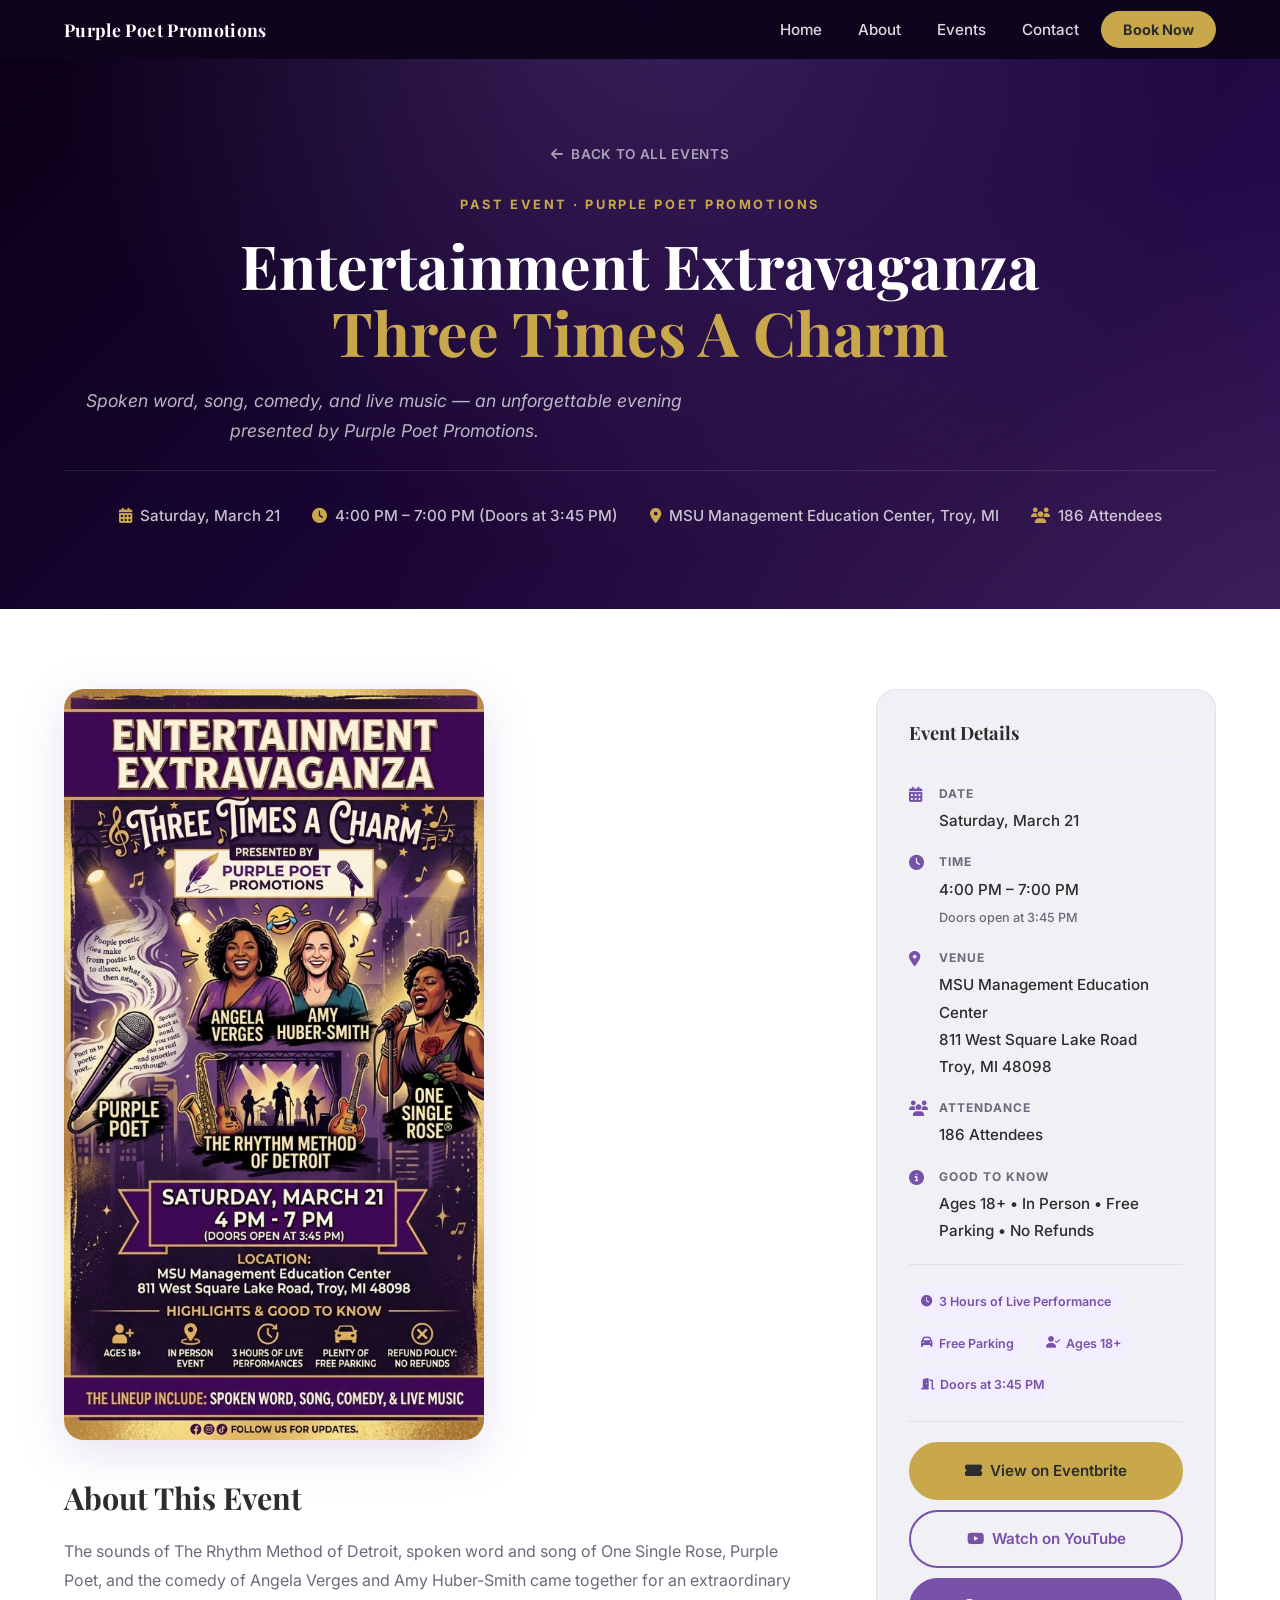
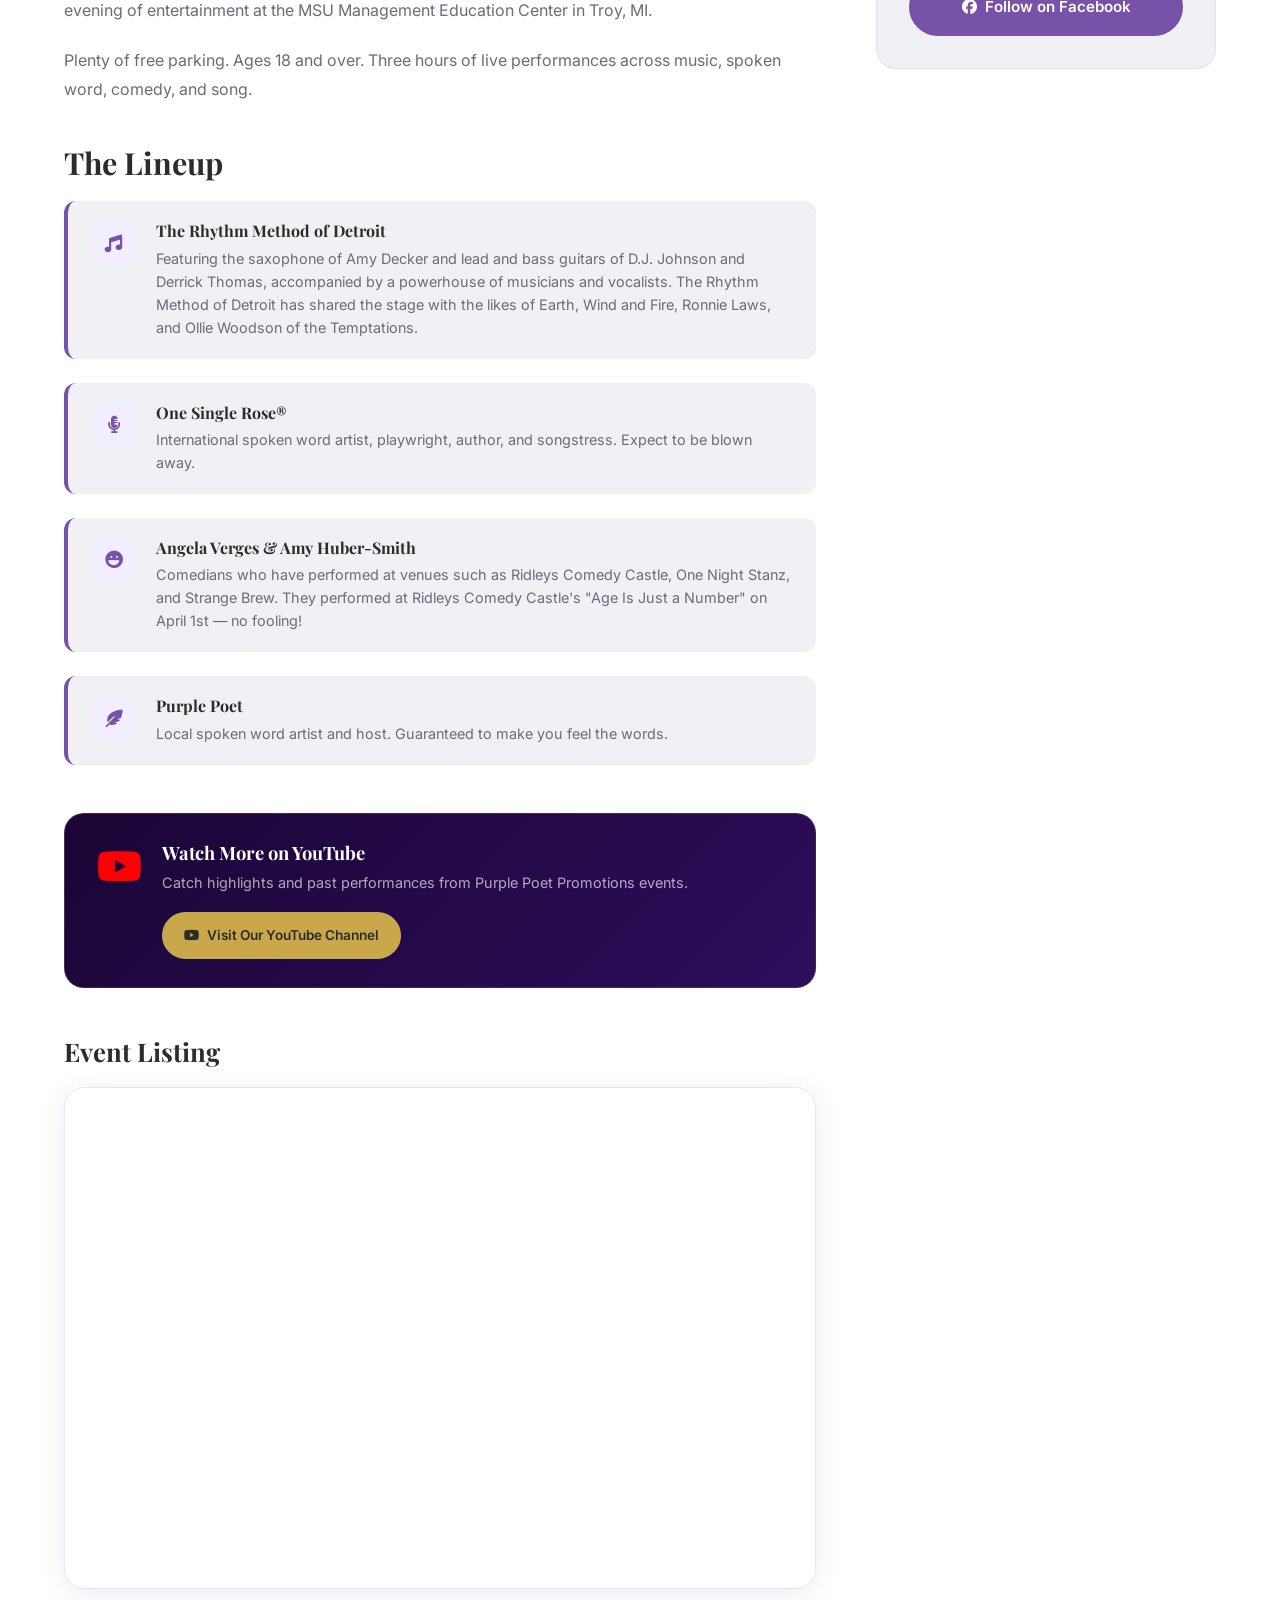
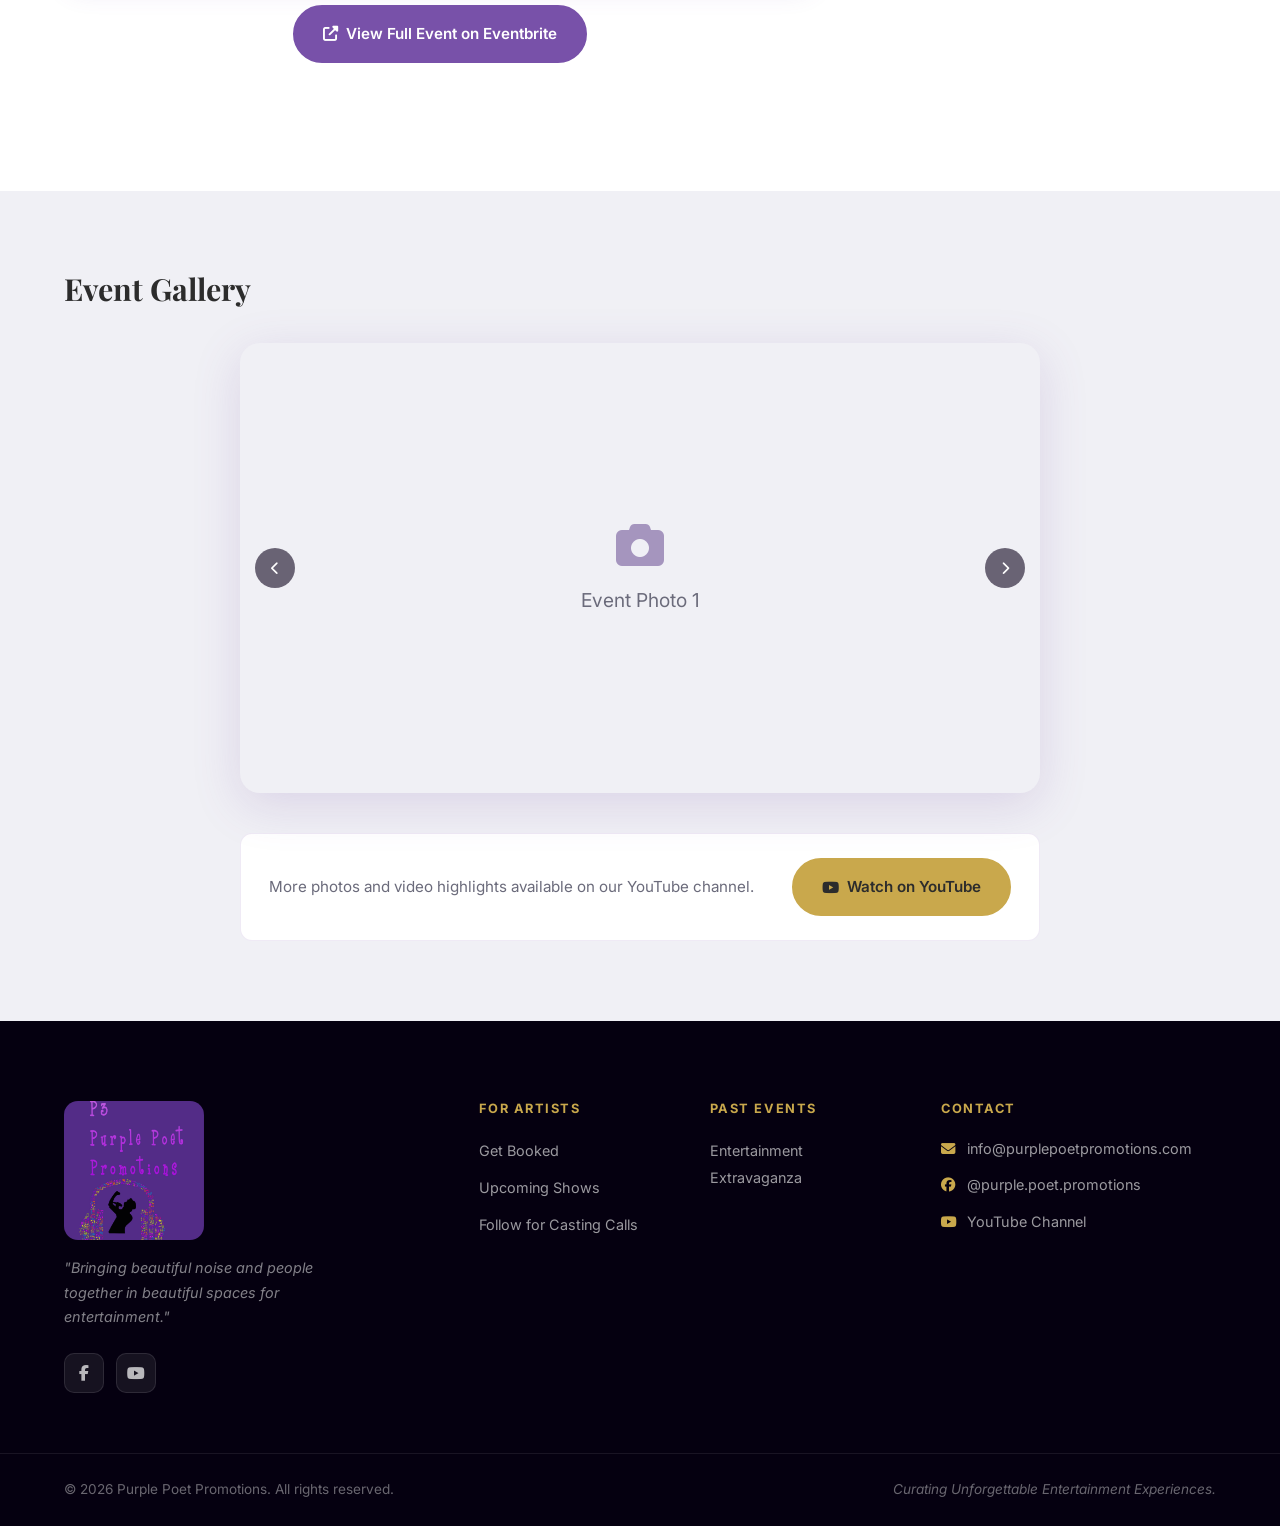
<file: events/entertainment-extravaganza.html>
<!DOCTYPE html>
<html lang="en">
<head>
  <meta charset="UTF-8" />
  <meta name="viewport" content="width=device-width, initial-scale=1.0" />
  <title>Entertainment Extravaganza: Three Times A Charm | Purple Poet Promotions</title>
  <meta name="description" content="Entertainment Extravaganza: Three Times A Charm — Saturday March 21, 4–7 PM at MSU Management Education Center, Troy MI. Presented by Purple Poet Promotions." />
  <link href="https://fonts.googleapis.com/css2?family=Playfair+Display:wght@400;700;900&family=Inter:wght@300;400;500;600;700&display=swap" rel="stylesheet" />
  <link rel="stylesheet" href="https://cdn.jsdelivr.net/npm/@fortawesome/fontawesome-free@6.4.0/css/all.min.css" />
  <link rel="stylesheet" href="../style.css" />
  <link rel="stylesheet" href="../event-page.css" />
</head>
<body>

  <!-- NAVBAR -->
  <nav class="navbar" id="navbar">
    <div class="nav-container">
      <a href="../index.html" class="nav-logo">
        <span class="nav-logo-text">Purple Poet Promotions</span>
      </a>
      <button class="hamburger" id="hamburger" aria-label="Toggle navigation">
        <span></span><span></span><span></span>
      </button>
      <ul class="nav-links" id="nav-links">
        <li><a href="../index.html#home" class="nav-link">Home</a></li>
        <li><a href="../index.html#about" class="nav-link">About</a></li>
        <li><a href="../index.html#events" class="nav-link">Events</a></li>
        <li><a href="../index.html#contact" class="nav-link">Contact</a></li>
        <li><a href="../index.html#contact" class="nav-cta-btn">Book Now</a></li>
      </ul>
    </div>
  </nav>

  <!-- HERO -->
  <section class="event-detail-hero">
    <div class="event-hero-overlay"></div>
    <div class="container">
      <a href="../index.html#events" class="back-to-events">
        <i class="fas fa-arrow-left"></i> Back to All Events
      </a>
      <p class="event-eyebrow">Past Event · Purple Poet Promotions</p>
      <h1>Entertainment Extravaganza<br /><span class="gold-text">Three Times A Charm</span></h1>
      <p class="event-hero-sub">Spoken word, song, comedy, and live music — an unforgettable evening presented by Purple Poet Promotions.</p>
      <div class="event-meta-bar">
        <span><i class="fas fa-calendar-alt"></i> Saturday, March 21</span>
        <span><i class="fas fa-clock"></i> 4:00 PM – 7:00 PM (Doors at 3:45 PM)</span>
        <span><i class="fas fa-map-marker-alt"></i> MSU Management Education Center, Troy, MI</span>
        <span><i class="fas fa-users"></i> 186 Attendees</span>
      </div>
    </div>
  </section>

  <!-- BODY -->
  <section class="event-detail-body">
    <div class="container">
      <div class="event-detail-grid">

        <!-- LEFT: Description + Flyer + Lineup -->
        <div class="event-description">

          <!-- Flyer -->
          <div class="event-flyer-display">
            <img src="../images/events/entertainment-extravaganza-flyer.png" alt="Entertainment Extravaganza Three Times A Charm Flyer" />
          </div>

          <h2>About This Event</h2>
          <p>The sounds of The Rhythm Method of Detroit, spoken word and song of One Single Rose, Purple Poet, and the comedy of Angela Verges and Amy Huber-Smith came together for an extraordinary evening of entertainment at the MSU Management Education Center in Troy, MI.</p>
          <p>Plenty of free parking. Ages 18 and over. Three hours of live performances across music, spoken word, comedy, and song.</p>

          <h2 style="margin-top: 40px;">The Lineup</h2>

          <div class="lineup-list">
            <div class="lineup-item">
              <div class="lineup-icon"><i class="fas fa-music"></i></div>
              <div>
                <h4>The Rhythm Method of Detroit</h4>
                <p>Featuring the saxophone of Amy Decker and lead and bass guitars of D.J. Johnson and Derrick Thomas, accompanied by a powerhouse of musicians and vocalists. The Rhythm Method of Detroit has shared the stage with the likes of Earth, Wind and Fire, Ronnie Laws, and Ollie Woodson of the Temptations.</p>
              </div>
            </div>
            <div class="lineup-item">
              <div class="lineup-icon"><i class="fas fa-microphone-alt"></i></div>
              <div>
                <h4>One Single Rose®</h4>
                <p>International spoken word artist, playwright, author, and songstress. Expect to be blown away.</p>
              </div>
            </div>
            <div class="lineup-item">
              <div class="lineup-icon"><i class="fas fa-laugh"></i></div>
              <div>
                <h4>Angela Verges & Amy Huber-Smith</h4>
                <p>Comedians who have performed at venues such as Ridleys Comedy Castle, One Night Stanz, and Strange Brew. They performed at Ridleys Comedy Castle's "Age Is Just a Number" on April 1st — no fooling!</p>
              </div>
            </div>
            <div class="lineup-item">
              <div class="lineup-icon"><i class="fas fa-feather-alt"></i></div>
              <div>
                <h4>Purple Poet</h4>
                <p>Local spoken word artist and host. Guaranteed to make you feel the words.</p>
              </div>
            </div>
          </div>

          <!-- YouTube CTA -->
          <div class="yt-cta-block">
            <i class="fab fa-youtube"></i>
            <div>
              <h4>Watch More on YouTube</h4>
              <p>Catch highlights and past performances from Purple Poet Promotions events.</p>
              <a href="https://www.youtube.com/@purplepoet-p3" target="_blank" class="btn btn-gold btn-sm">
                <i class="fab fa-youtube"></i> Visit Our YouTube Channel
              </a>
            </div>
          </div>

          <!-- Eventbrite Embed -->
          <div class="eventbrite-embed-wrap">
            <h2>Event Listing</h2>
            <div class="eb-embed-container">
              <iframe src="https://www.eventbrite.com/e/entertainment-extravaganza-three-times-a-charm-tickets-1982474877726?aff=ebdsoporgprofile" 
                frameborder="0" 
                allowtransparency="true" 
                width="100%" 
                height="500"
                title="Entertainment Extravaganza Eventbrite Listing">
              </iframe>
            </div>
            <div class="eb-fallback">
              <a href="https://www.eventbrite.com/e/entertainment-extravaganza-three-times-a-charm-tickets-1982474877726?aff=ebdsoporgprofile" target="_blank" class="btn btn-purple">
                <i class="fas fa-external-link-alt"></i> View Full Event on Eventbrite
              </a>
            </div>
          </div>

        </div>

        <!-- RIGHT: Sidebar -->
        <aside class="event-sidebar-card">
          <h3>Event Details</h3>

          <div class="event-sidebar-item">
            <i class="fas fa-calendar-alt"></i>
            <div>
              <span class="sidebar-label">Date</span>
              <span class="sidebar-value">Saturday, March 21</span>
            </div>
          </div>
          <div class="event-sidebar-item">
            <i class="fas fa-clock"></i>
            <div>
              <span class="sidebar-label">Time</span>
              <span class="sidebar-value">4:00 PM – 7:00 PM<br /><small style="color:var(--text-muted);">Doors open at 3:45 PM</small></span>
            </div>
          </div>
          <div class="event-sidebar-item">
            <i class="fas fa-map-marker-alt"></i>
            <div>
              <span class="sidebar-label">Venue</span>
              <span class="sidebar-value">MSU Management Education Center<br />811 West Square Lake Road<br />Troy, MI 48098</span>
            </div>
          </div>
          <div class="event-sidebar-item">
            <i class="fas fa-users"></i>
            <div>
              <span class="sidebar-label">Attendance</span>
              <span class="sidebar-value">186 Attendees</span>
            </div>
          </div>
          <div class="event-sidebar-item">
            <i class="fas fa-info-circle"></i>
            <div>
              <span class="sidebar-label">Good To Know</span>
              <span class="sidebar-value">Ages 18+ &bull; In Person &bull; Free Parking &bull; No Refunds</span>
            </div>
          </div>

          <div class="sidebar-divider"></div>

          <div class="sidebar-highlights">
            <div class="highlight-chip"><i class="fas fa-clock"></i> 3 Hours of Live Performance</div>
            <div class="highlight-chip"><i class="fas fa-car"></i> Free Parking</div>
            <div class="highlight-chip"><i class="fas fa-user-check"></i> Ages 18+</div>
            <div class="highlight-chip"><i class="fas fa-door-open"></i> Doors at 3:45 PM</div>
          </div>

          <div class="sidebar-divider"></div>

          <a href="https://www.eventbrite.com/e/entertainment-extravaganza-three-times-a-charm-tickets-1982474877726?aff=ebdsoporgprofile" target="_blank" class="btn btn-gold" style="width:100%; justify-content:center;">
            <i class="fas fa-ticket-alt"></i> View on Eventbrite
          </a>
          <a href="https://www.youtube.com/@purplepoet-p3" target="_blank" class="btn btn-outline-purple" style="width:100%; justify-content:center; margin-top:10px;">
            <i class="fab fa-youtube"></i> Watch on YouTube
          </a>
          <a href="https://www.facebook.com/purple.poet.promotions" target="_blank" class="btn btn-purple" style="width:100%; justify-content:center; margin-top:10px;">
            <i class="fab fa-facebook"></i> Follow on Facebook
          </a>
        </aside>

      </div>
    </div>
  </section>

  <!-- PHOTO GALLERY -->
  <section class="event-photo-gallery">
    <div class="container">
      <h2>Event Gallery</h2>
      <div class="single-event-carousel-wrap">
        <div class="single-event-carousel" id="single-event-carousel">
          <div class="carousel-slide active-slide">
            <div class="gallery-placeholder"><i class="fas fa-camera"></i><span>Event Photo 1</span></div>
          </div>
          <div class="carousel-slide">
            <div class="gallery-placeholder"><i class="fas fa-camera"></i><span>Event Photo 2</span></div>
          </div>
          <div class="carousel-slide">
            <div class="gallery-placeholder"><i class="fas fa-camera"></i><span>Event Photo 3</span></div>
          </div>
        </div>
        <button class="carousel-nav prev" id="single-prev"><i class="fas fa-chevron-left"></i></button>
        <button class="carousel-nav next" id="single-next"><i class="fas fa-chevron-right"></i></button>
      </div>
      
      <div class="yt-gallery-cta">
        <p>More photos and video highlights available on our YouTube channel.</p>
        <a href="https://www.youtube.com/@purplepoet-p3" target="_blank" class="btn btn-gold">
          <i class="fab fa-youtube"></i> Watch on YouTube
        </a>
      </div>
    </div>
  </section>

  <!-- FOOTER -->
  <footer class="footer">
    <div class="footer-top">
      <div class="container">
        <div class="footer-grid">
          <div class="footer-brand">
            <img src="../images/logo-full.png" alt="Purple Poet Promotions" class="footer-logo" />
            <p class="footer-tagline">"Bringing beautiful noise and people together in beautiful spaces for entertainment."</p>
            <div class="footer-socials">
              <a href="https://www.facebook.com/purple.poet.promotions" target="_blank" aria-label="Facebook"><i class="fab fa-facebook-f"></i></a>
              <a href="https://www.youtube.com/@purplepoet-p3" target="_blank" aria-label="YouTube"><i class="fab fa-youtube"></i></a>
            </div>
          </div>
          <div class="footer-nav">
            <h4>For Artists</h4>
            <ul>
              <li><a href="../index.html#artist-form">Get Booked</a></li>
              <li><a href="../index.html#events">Upcoming Shows</a></li>
              <li><a href="https://www.facebook.com/purple.poet.promotions" target="_blank">Follow for Casting Calls</a></li>
            </ul>
          </div>
          <div class="footer-nav">
            <h4>Past Events</h4>
            <ul>
              <li><a href="entertainment-extravaganza.html">Entertainment Extravaganza</a></li>
            </ul>
          </div>
          <div class="footer-contact">
            <h4>Contact</h4>
            <p><i class="fas fa-envelope"></i> <a href="mailto:info@purplepoetpromotions.com">info@purplepoetpromotions.com</a></p>
            <p><i class="fab fa-facebook"></i> <a href="https://www.facebook.com/purple.poet.promotions" target="_blank">@purple.poet.promotions</a></p>
            <p><i class="fab fa-youtube"></i> <a href="https://www.youtube.com/@purplepoet-p3" target="_blank">YouTube Channel</a></p>
          </div>
        </div>
      </div>
    </div>
    <div class="footer-bottom">
      <div class="container">
        <p>&copy; <span id="year"></span> Purple Poet Promotions. All rights reserved.</p>
        <p class="footer-credit">Curating Unforgettable Entertainment Experiences.</p>
      </div>
    </div>
  </footer>

  <div class="lightbox" id="lightbox" onclick="closeLightbox()">
    <button class="lightbox-close" onclick="closeLightbox()"><i class="fas fa-times"></i></button>
    <div class="lightbox-content" id="lightbox-content"></div>
  </div>
  <div class="toast" id="toast"></div>
  <script src="../main.js"></script>
  <script>document.getElementById('year').textContent = new Date().getFullYear();</script>
</body>
</html>
</file>
<file: style.css>
/* ============================================
   PURPLE POET PROMOTIONS — MAIN STYLESHEET
   Brand: Royal Purple #7851A9 | Gold #C9A84C | Charcoal #2C2C2C | White #FFFFFF
   ============================================ */

:root {
  --purple: #7851A9;
  --purple-dark: #5a3a88;
  --purple-light: #9b6fd4;
  --purple-ultra-light: #f3eeff;
  --gold: #C9A84C;
  --gold-light: #e8c96e;
  --gold-dark: #a8882d;
  --charcoal: #2C2C2C;
  --charcoal-light: #4a4a4a;
  --white: #FFFFFF;
  --off-white: #fafafa;
  --gray-light: #f0f0f5;
  --gray-mid: #d0d0d8;
  --text: #2C2C2C;
  --text-muted: #6b6b7b;
  --shadow: 0 4px 24px rgba(120, 81, 169, 0.12);
  --shadow-lg: 0 12px 48px rgba(120, 81, 169, 0.18);
  --radius: 12px;
  --radius-lg: 20px;
  --transition: 0.3s cubic-bezier(0.4, 0, 0.2, 1);
}

/* ===== RESET & BASE ===== */
*, *::before, *::after { box-sizing: border-box; margin: 0; padding: 0; }

html { scroll-behavior: smooth; font-size: 16px; }

body {
  font-family: 'Inter', sans-serif;
  color: var(--text);
  background: var(--white);
  line-height: 1.7;
  overflow-x: hidden;
}

img { max-width: 100%; height: auto; display: block; }

a { color: var(--purple); text-decoration: none; transition: color var(--transition); }
a:hover { color: var(--gold); }

h1, h2, h3, h4 { font-family: 'Playfair Display', serif; line-height: 1.2; }

.container {
  max-width: 1200px;
  margin: 0 auto;
  padding: 0 24px;
}

.section { padding: 100px 0; }

/* ===== UTILITY CLASSES ===== */
.gold { color: var(--gold); }
.gold-text { color: var(--gold); }

/* ===== BUTTONS ===== */
.btn {
  display: inline-flex;
  align-items: center;
  gap: 8px;
  padding: 14px 28px;
  border-radius: 50px;
  font-family: 'Inter', sans-serif;
  font-weight: 600;
  font-size: 0.95rem;
  cursor: pointer;
  border: 2px solid transparent;
  transition: all var(--transition);
  white-space: nowrap;
  text-decoration: none;
}

.btn-gold {
  background: var(--gold);
  color: var(--charcoal);
  border-color: var(--gold);
}
.btn-gold:hover {
  background: var(--gold-light);
  border-color: var(--gold-light);
  color: var(--charcoal);
  transform: translateY(-2px);
  box-shadow: 0 8px 24px rgba(201, 168, 76, 0.35);
}

.btn-purple {
  background: var(--purple);
  color: var(--white);
  border-color: var(--purple);
}
.btn-purple:hover {
  background: var(--purple-dark);
  border-color: var(--purple-dark);
  color: var(--white);
  transform: translateY(-2px);
  box-shadow: 0 8px 24px rgba(120, 81, 169, 0.35);
}

.btn-outline {
  background: transparent;
  color: var(--white);
  border-color: rgba(255, 255, 255, 0.6);
}
.btn-outline:hover {
  background: rgba(255, 255, 255, 0.15);
  border-color: var(--white);
  color: var(--white);
  transform: translateY(-2px);
}

.btn-outline-purple {
  background: transparent;
  color: var(--purple);
  border-color: var(--purple);
}
.btn-outline-purple:hover {
  background: var(--purple);
  color: var(--white);
  transform: translateY(-2px);
}

.btn-sm { padding: 10px 20px; font-size: 0.85rem; }

/* ===== SECTION HEADERS ===== */
.section-header { text-align: center; margin-bottom: 64px; }

.section-tag {
  display: inline-block;
  background: var(--purple-ultra-light);
  color: var(--purple);
  font-size: 0.78rem;
  font-weight: 700;
  letter-spacing: 0.15em;
  text-transform: uppercase;
  padding: 6px 16px;
  border-radius: 50px;
  margin-bottom: 16px;
}

.section-title {
  font-size: clamp(2rem, 4vw, 3rem);
  color: var(--charcoal);
  margin-bottom: 16px;
}

.title-bar {
  width: 60px;
  height: 4px;
  background: linear-gradient(90deg, var(--purple), var(--gold));
  border-radius: 2px;
  margin: 0 auto;
}

.section-sub {
  color: var(--text-muted);
  max-width: 600px;
  margin: 20px auto 0;
  font-size: 1.05rem;
}

/* ============================================
   NAVBAR
   ============================================ */
.navbar {
  position: fixed;
  top: 0;
  left: 0;
  right: 0;
  z-index: 1000;
  padding: 16px 0;
  transition: all var(--transition);
  background: transparent;
}

.navbar.scrolled {
  background: rgba(15, 5, 30, 0.95);
  backdrop-filter: blur(12px);
  padding: 10px 0;
  box-shadow: 0 4px 30px rgba(0,0,0,0.3);
}

.nav-container {
  max-width: 1200px;
  margin: 0 auto;
  padding: 0 24px;
  display: flex;
  align-items: center;
  justify-content: space-between;
}

.nav-logo {
  display: flex;
  align-items: center;
  gap: 0;
  text-decoration: none;
}

.nav-logo-text {
  font-family: 'Playfair Display', serif;
  font-size: 1.1rem;
  font-weight: 700;
  color: var(--white);
  letter-spacing: 0.02em;
  line-height: 1.2;
  white-space: nowrap;
}

.nav-links {
  display: flex;
  align-items: center;
  gap: 8px;
  list-style: none;
}

.nav-link {
  color: rgba(255,255,255,0.85);
  font-weight: 500;
  font-size: 0.95rem;
  padding: 8px 14px;
  border-radius: 6px;
  transition: all var(--transition);
  text-decoration: none;
}
.nav-link:hover, .nav-link.active {
  color: var(--gold);
  background: rgba(255,255,255,0.06);
}

.nav-cta-btn {
  background: var(--gold);
  color: var(--charcoal) !important;
  padding: 10px 22px;
  border-radius: 50px;
  font-weight: 700;
  font-size: 0.9rem;
  transition: all var(--transition);
  text-decoration: none;
}
.nav-cta-btn:hover {
  background: var(--gold-light);
  color: var(--charcoal) !important;
  transform: translateY(-2px);
  box-shadow: 0 6px 20px rgba(201, 168, 76, 0.4);
}

.hamburger {
  display: none;
  flex-direction: column;
  gap: 5px;
  background: none;
  border: none;
  cursor: pointer;
  padding: 6px;
}
.hamburger span {
  display: block;
  width: 26px;
  height: 2px;
  background: var(--white);
  border-radius: 2px;
  transition: all var(--transition);
}
.hamburger.open span:nth-child(1) { transform: translateY(7px) rotate(45deg); }
.hamburger.open span:nth-child(2) { opacity: 0; }
.hamburger.open span:nth-child(3) { transform: translateY(-7px) rotate(-45deg); }

/* ============================================
   HERO
   ============================================ */
.hero {
  position: relative;
  min-height: 100vh;
  display: flex;
  align-items: center;
  justify-content: center;
  text-align: center;
  background: linear-gradient(135deg, #0a0015 0%, #1a0535 30%, #2d0e5c 60%, #1a0535 100%);
  overflow: hidden;
}

.hero-overlay {
  position: absolute;
  inset: 0;
  background: radial-gradient(ellipse at center top, rgba(120, 81, 169, 0.4) 0%, transparent 65%),
              radial-gradient(ellipse at bottom right, rgba(201, 168, 76, 0.15) 0%, transparent 50%);
}

.hero-particles {
  position: absolute;
  inset: 0;
  overflow: hidden;
  pointer-events: none;
}

.particle {
  position: absolute;
  opacity: 0;
  animation: floatParticle linear infinite;
  font-size: 1.2rem;
  color: rgba(201, 168, 76, 0.4);
}

@keyframes floatParticle {
  0%   { transform: translateY(100vh) rotate(0deg); opacity: 0; }
  10%  { opacity: 1; }
  90%  { opacity: 0.5; }
  100% { transform: translateY(-20px) rotate(360deg); opacity: 0; }
}

.hero-content {
  position: relative;
  z-index: 2;
  max-width: 800px;
  padding: 0 24px;
}

.hero-logo-wrap {
  margin-bottom: 24px;
  display: flex;
  justify-content: center;
}

.hero-logo {
  width: 200px;
  height: 200px;
  object-fit: contain;
  border-radius: 20px;
  background: transparent;
  padding: 0;
  box-shadow: 0 0 60px rgba(120, 81, 169, 0.5), 0 0 120px rgba(201, 168, 76, 0.2);
  animation: heroPulse 4s ease-in-out infinite;
}

@keyframes heroPulse {
  0%, 100% { box-shadow: 0 0 60px rgba(120, 81, 169, 0.5), 0 0 120px rgba(201, 168, 76, 0.2); }
  50%       { box-shadow: 0 0 80px rgba(120, 81, 169, 0.7), 0 0 150px rgba(201, 168, 76, 0.3); }
}

.hero-eyebrow {
  color: var(--gold);
  font-size: 0.85rem;
  font-weight: 700;
  letter-spacing: 0.25em;
  text-transform: uppercase;
  margin-bottom: 20px;
}

.hero-headline {
  font-size: clamp(2.5rem, 6vw, 4.2rem);
  color: var(--white);
  line-height: 1.15;
  margin-bottom: 24px;
  text-shadow: 0 4px 20px rgba(0,0,0,0.3);
}

.hero-sub {
  font-size: clamp(1rem, 2.5vw, 1.25rem);
  color: rgba(255,255,255,0.75);
  margin-bottom: 48px;
  font-style: italic;
  font-weight: 300;
}

.hero-btns {
  display: flex;
  gap: 16px;
  justify-content: center;
  flex-wrap: wrap;
}

.hero-scroll-hint {
  position: absolute;
  bottom: 40px;
  left: 50%;
  transform: translateX(-50%);
  display: flex;
  flex-direction: column;
  align-items: center;
  gap: 8px;
  color: rgba(255,255,255,0.5);
  font-size: 0.78rem;
  letter-spacing: 0.1em;
  text-transform: uppercase;
  z-index: 2;
}

.bounce {
  animation: bounce 2s ease-in-out infinite;
}

@keyframes bounce {
  0%, 100% { transform: translateY(0); }
  50%       { transform: translateY(8px); }
}

/* ============================================
   ABOUT
   ============================================ */
.about-section { background: var(--white); }

.about-grid {
  display: grid;
  grid-template-columns: 1fr 1fr;
  gap: 80px;
  align-items: center;
  margin-bottom: 100px;
}

.about-lead {
  font-family: 'Playfair Display', serif;
  font-size: 1.35rem;
  color: var(--purple);
  margin-bottom: 20px;
  line-height: 1.5;
}

.about-text p {
  color: var(--text-muted);
  margin-bottom: 32px;
  font-size: 1.05rem;
}

.about-stats {
  display: flex;
  gap: 32px;
  margin-bottom: 40px;
}

.stat {
  display: flex;
  flex-direction: column;
  align-items: center;
  text-align: center;
}

.stat-num {
  font-family: 'Playfair Display', serif;
  font-size: 2.4rem;
  font-weight: 900;
  color: var(--purple);
  line-height: 1;
}

.stat-label {
  font-size: 0.78rem;
  color: var(--text-muted);
  font-weight: 600;
  letter-spacing: 0.05em;
  text-transform: uppercase;
  margin-top: 6px;
}

.about-visual {
  display: flex;
  flex-direction: column;
  gap: 20px;
}

.about-card {
  background: var(--gray-light);
  border-radius: var(--radius-lg);
  overflow: hidden;
  transition: transform var(--transition), box-shadow var(--transition);
  border: 1px solid rgba(120, 81, 169, 0.1);
}
.about-card:hover {
  transform: translateY(-4px);
  box-shadow: var(--shadow-lg);
}

.gold-card {
  background: linear-gradient(135deg, #1a0535 0%, #2d0e5c 100%);
  border-color: var(--gold);
}
.gold-card .about-card-inner h3,
.gold-card .about-card-inner p { color: var(--white); }

.about-card-inner {
  padding: 32px;
  display: flex;
  flex-direction: column;
  gap: 12px;
}

.about-icon { font-size: 2rem; color: var(--purple); }
.gold-card .about-icon { color: var(--gold); }

.about-card-inner h3 { font-size: 1.3rem; color: var(--charcoal); }
.about-card-inner p { color: var(--text-muted); font-size: 1rem; line-height: 1.8; }
.gold-card .about-card-inner p { color: var(--white); font-size: 1.05rem; line-height: 1.85; }

/* ===== SERVICES ===== */
.services-wrap { padding-top: 40px; }

.services-grid {
  display: grid;
  grid-template-columns: repeat(4, 1fr);
  gap: 28px;
}

.service-card {
  background: var(--white);
  border-radius: var(--radius-lg);
  padding: 40px 32px;
  border: 1px solid rgba(120, 81, 169, 0.12);
  transition: all var(--transition);
  position: relative;
  overflow: hidden;
}

.service-card::before {
  content: '';
  position: absolute;
  top: 0; left: 0; right: 0;
  height: 4px;
  background: linear-gradient(90deg, var(--purple), var(--purple-light));
}

.service-card:hover {
  transform: translateY(-6px);
  box-shadow: var(--shadow-lg);
  border-color: var(--purple-light);
}

.featured-service {
  background: linear-gradient(160deg, #0f0020 0%, #1a0535 60%, #2d0e5c 100%);
  border-color: var(--gold);
}
.featured-service::before { background: linear-gradient(90deg, var(--gold), var(--gold-light)); }
.featured-service h3,
.featured-service p,
.featured-service li { color: var(--white) !important; }

.service-badge {
  position: absolute;
  top: 20px; right: 20px;
  background: var(--gold);
  color: var(--charcoal);
  font-size: 0.7rem;
  font-weight: 800;
  letter-spacing: 0.08em;
  text-transform: uppercase;
  padding: 4px 12px;
  border-radius: 50px;
}

.service-icon-wrap {
  width: 64px; height: 64px;
  background: var(--purple-ultra-light);
  border-radius: 16px;
  display: flex;
  align-items: center;
  justify-content: center;
  margin-bottom: 24px;
}
.gold-icon { background: rgba(201, 168, 76, 0.15); }

.service-icon { font-size: 1.6rem; color: var(--purple); }
.gold-icon .service-icon { color: var(--gold); }

.service-card h3 { font-size: 1.4rem; margin-bottom: 16px; color: var(--charcoal); }
.service-card > p { color: var(--text-muted); font-size: 0.95rem; margin-bottom: 24px; line-height: 1.7; }

.service-list {
  list-style: none;
  margin-bottom: 32px;
  display: flex;
  flex-direction: column;
  gap: 10px;
}
.service-list li {
  display: flex;
  align-items: center;
  gap: 10px;
  color: var(--text-muted);
  font-size: 0.9rem;
}
.service-list li i { color: var(--purple); font-size: 0.85rem; flex-shrink: 0; }
.service-list li i.gold { color: var(--gold); }

.service-btn { width: 100%; justify-content: center; }

/* ============================================
   EVENTS
   ============================================ */
.events-section { background: var(--gray-light); }

.events-tabs {
  display: flex;
  gap: 12px;
  margin-bottom: 48px;
  justify-content: center;
}

.tab-btn {
  padding: 14px 32px;
  border-radius: 50px;
  font-family: 'Inter', sans-serif;
  font-weight: 600;
  font-size: 0.95rem;
  cursor: pointer;
  border: 2px solid var(--purple);
  color: var(--purple);
  background: transparent;
  transition: all var(--transition);
  display: flex;
  align-items: center;
  gap: 8px;
}
.tab-btn.active, .tab-btn:hover {
  background: var(--purple);
  color: var(--white);
}

.tab-content { display: none; }
.tab-content.active { display: block; }

.upcoming-grid {
  display: grid;
  grid-template-columns: repeat(2, 1fr);
  gap: 28px;
  margin-bottom: 48px;
}

.event-card {
  background: var(--white);
  border-radius: var(--radius-lg);
  overflow: hidden;
  box-shadow: var(--shadow);
  transition: all var(--transition);
  border: 1px solid rgba(120, 81, 169, 0.1);
}
.event-card:hover { transform: translateY(-4px); box-shadow: var(--shadow-lg); }

.event-flyer-wrap {
  position: relative;
  aspect-ratio: 4/3;
  overflow: hidden;
}
.event-flyer-wrap img { width: 100%; height: 100%; object-fit: cover; }

.event-flyer-placeholder {
  width: 100%; height: 100%; min-height: 220px;
  background: linear-gradient(135deg, var(--purple) 0%, var(--purple-dark) 100%);
  display: flex; flex-direction: column;
  align-items: center; justify-content: center;
  gap: 12px; color: rgba(255,255,255,0.5);
}
.event-flyer-placeholder i { font-size: 3rem; color: rgba(255,255,255,0.3); }
.event-flyer-placeholder span { font-size: 0.85rem; font-weight: 500; }

.event-date-badge {
  position: absolute;
  top: 16px; left: 16px;
  background: var(--gold);
  color: var(--charcoal);
  border-radius: 10px;
  padding: 8px 14px;
  text-align: center;
  font-weight: 800;
}
.badge-month { display: block; font-size: 0.65rem; letter-spacing: 0.1em; text-transform: uppercase; }
.badge-day { display: block; font-size: 1.4rem; line-height: 1.1; }

.event-info { padding: 28px; }
.event-title { font-size: 1.3rem; margin-bottom: 12px; color: var(--charcoal); }
.event-detail {
  display: flex; align-items: center; gap: 8px;
  color: var(--text-muted); font-size: 0.9rem; margin-bottom: 8px;
}
.event-detail i { color: var(--purple); width: 16px; }
.event-desc { color: var(--text-muted); font-size: 0.92rem; margin: 16px 0; line-height: 1.6; }
.event-actions { display: flex; gap: 12px; flex-wrap: wrap; margin-top: 20px; }

.video-embed-wrap {
  position: relative;
  width: 100%;
  padding-bottom: 56.25%;
  height: 0;
  overflow: hidden;
  background: #000;
}
.video-embed-wrap iframe {
  position: absolute;
  top: 0; left: 0;
  width: 100%; height: 100%;
  border: none;
}

/* YouTube clickthrough thumbnail */
.yt-thumbnail-link {
  position: absolute;
  top: 0; left: 0;
  width: 100%; height: 100%;
  display: block;
  text-decoration: none;
}
.yt-thumbnail-img {
  width: 100%;
  height: 100%;
  object-fit: cover;
  display: block;
  transition: transform 0.4s ease;
}
.yt-thumbnail-link:hover .yt-thumbnail-img {
  transform: scale(1.04);
}
.yt-play-overlay {
  position: absolute;
  inset: 0;
  display: flex;
  flex-direction: column;
  align-items: center;
  justify-content: center;
  gap: 12px;
  background: rgba(10, 0, 21, 0.45);
  transition: background 0.3s ease;
}
.yt-thumbnail-link:hover .yt-play-overlay {
  background: rgba(10, 0, 21, 0.6);
}
.yt-play-btn {
  width: 72px;
  height: 72px;
  background: #FF0000;
  border-radius: 50%;
  display: flex;
  align-items: center;
  justify-content: center;
  font-size: 2rem;
  color: var(--white);
  box-shadow: 0 4px 24px rgba(255, 0, 0, 0.5);
  transition: transform 0.3s ease, box-shadow 0.3s ease;
}
.yt-thumbnail-link:hover .yt-play-btn {
  transform: scale(1.1);
  box-shadow: 0 8px 32px rgba(255, 0, 0, 0.7);
}
.yt-play-overlay span {
  color: var(--white);
  font-size: 0.9rem;
  font-weight: 600;
  letter-spacing: 0.05em;
  text-shadow: 0 2px 8px rgba(0,0,0,0.6);
}

.video-placeholder {
  width: 100%; height: 100%; min-height: 220px;
  background: linear-gradient(135deg, #0a0015 0%, #1a0535 100%);
  display: flex; flex-direction: column;
  align-items: center; justify-content: center;
  gap: 10px; color: rgba(255,255,255,0.5);
}
.video-placeholder i { font-size: 3.5rem; color: var(--gold); opacity: 0.7; }
.video-placeholder p { font-size: 1rem; font-weight: 600; color: rgba(255,255,255,0.8); }
.video-placeholder span { font-size: 0.8rem; color: rgba(255,255,255,0.4); }

.events-cta {
  display: flex; align-items: center; gap: 16px;
  justify-content: center; flex-wrap: wrap;
  padding: 32px;
  background: var(--white);
  border-radius: var(--radius-lg);
  border: 1px solid rgba(120, 81, 169, 0.12);
}
.events-cta p { color: var(--text-muted); font-size: 1rem; }

.gallery-intro { text-align: center; margin-bottom: 40px; color: var(--text-muted); font-size: 1.05rem; }

/* ===== PAST EVENTS LIST (music player style) ===== */
.past-events-list {
  display: flex;
  flex-direction: column;
  background: var(--white);
  border-radius: var(--radius-lg);
  overflow: hidden;
  border: 1px solid rgba(120, 81, 169, 0.12);
  box-shadow: var(--shadow);
  margin-bottom: 28px;
}

.past-event-row {
  display: flex;
  align-items: center;
  gap: 24px;
  padding: 20px 28px;
  border-bottom: 1px solid rgba(120, 81, 169, 0.08);
  text-decoration: none;
  transition: all var(--transition);
  position: relative;
  cursor: pointer;
}
.past-event-row:last-child { border-bottom: none; }
.past-event-row:hover {
  background: var(--purple-ultra-light);
}
.past-event-row:hover .past-event-play { opacity: 1; }
.past-event-row:hover .past-event-arrow { color: var(--purple); transform: translateX(4px); }
.past-event-row.disabled {
  opacity: 0.5;
  pointer-events: none;
}

/* Thumbnail */
.past-event-thumb {
  position: relative;
  width: 100px;
  height: 72px;
  flex-shrink: 0;
  border-radius: 10px;
  overflow: hidden;
}
.past-event-thumb img {
  width: 100%;
  height: 100%;
  object-fit: cover;
}
.past-event-thumb-placeholder {
  width: 100%;
  height: 100%;
  background: linear-gradient(135deg, var(--purple) 0%, var(--purple-dark) 100%);
  display: flex;
  align-items: center;
  justify-content: center;
  color: rgba(255,255,255,0.4);
  font-size: 1.6rem;
}
.past-event-play {
  position: absolute;
  inset: 0;
  background: rgba(120, 81, 169, 0.75);
  display: flex;
  align-items: center;
  justify-content: center;
  color: var(--white);
  font-size: 1.1rem;
  opacity: 0;
  transition: opacity var(--transition);
  border-radius: 10px;
}

/* Info */
.past-event-info {
  flex: 1;
  min-width: 0;
}
.past-event-title {
  font-family: 'Playfair Display', serif;
  font-size: 1.15rem;
  font-weight: 700;
  color: var(--charcoal);
  margin-bottom: 6px;
  white-space: nowrap;
  overflow: hidden;
  text-overflow: ellipsis;
}
.past-event-desc {
  font-size: 0.88rem;
  color: var(--text-muted);
  margin-bottom: 10px;
  line-height: 1.5;
  display: -webkit-box;
  -webkit-line-clamp: 2;
  -webkit-box-orient: vertical;
  overflow: hidden;
}
.past-event-meta {
  display: flex;
  gap: 20px;
  flex-wrap: wrap;
}
.past-event-meta span {
  display: flex;
  align-items: center;
  gap: 6px;
  font-size: 0.8rem;
  color: var(--purple);
  font-weight: 600;
}
.past-event-meta i { font-size: 0.75rem; }

/* Arrow */
.past-event-arrow {
  color: var(--gray-mid);
  font-size: 0.9rem;
  flex-shrink: 0;
  transition: all var(--transition);
}

/* ===== EVENT DETAIL PAGE ===== */
.event-detail-hero {
  background: linear-gradient(135deg, #0a0015 0%, #1a0535 50%, #2d0e5c 100%);
  padding: 140px 0 80px;
  text-align: center;
}
.event-detail-hero .event-eyebrow {
  color: var(--gold);
  font-size: 0.8rem;
  font-weight: 700;
  letter-spacing: 0.2em;
  text-transform: uppercase;
  margin-bottom: 16px;
}
.event-detail-hero h1 {
  font-size: clamp(2rem, 5vw, 3.5rem);
  color: var(--white);
  margin-bottom: 16px;
}
.event-detail-hero .event-meta-bar {
  display: flex;
  gap: 32px;
  justify-content: center;
  flex-wrap: wrap;
  margin-top: 24px;
}
.event-detail-hero .event-meta-bar span {
  display: flex;
  align-items: center;
  gap: 8px;
  color: rgba(255,255,255,0.75);
  font-size: 0.95rem;
}
.event-detail-hero .event-meta-bar i { color: var(--gold); }

.event-detail-body { padding: 80px 0; background: var(--white); }

.event-detail-grid {
  display: grid;
  grid-template-columns: 2fr 1fr;
  gap: 60px;
  align-items: start;
}

.event-description h2 {
  font-size: 1.8rem;
  color: var(--charcoal);
  margin-bottom: 20px;
}
.event-description p {
  color: var(--text-muted);
  font-size: 1rem;
  line-height: 1.8;
  margin-bottom: 16px;
}

.event-sidebar-card {
  background: var(--gray-light);
  border-radius: var(--radius-lg);
  padding: 32px;
  border: 1px solid rgba(120,81,169,0.1);
  position: sticky;
  top: 100px;
}
.event-sidebar-card h3 {
  font-size: 1.1rem;
  color: var(--charcoal);
  margin-bottom: 20px;
  padding-bottom: 12px;
  border-bottom: 2px solid var(--purple-ultra-light);
}
.event-sidebar-item {
  display: flex;
  align-items: flex-start;
  gap: 12px;
  margin-bottom: 16px;
}
.event-sidebar-item i {
  color: var(--purple);
  margin-top: 3px;
  flex-shrink: 0;
  width: 16px;
}
.event-sidebar-item .sidebar-label {
  font-size: 0.75rem;
  font-weight: 700;
  color: var(--text-muted);
  text-transform: uppercase;
  letter-spacing: 0.08em;
  display: block;
}
.event-sidebar-item .sidebar-value {
  font-size: 0.95rem;
  color: var(--charcoal);
  font-weight: 500;
}

.event-photo-gallery { padding: 60px 0; background: var(--gray-light); }
.event-photo-gallery h2 {
  font-size: 1.8rem;
  color: var(--charcoal);
  margin-bottom: 32px;
}
.event-gallery-grid {
  display: grid;
  grid-template-columns: repeat(3, 1fr);
  gap: 16px;
}
.event-gallery-grid .gallery-item {
  aspect-ratio: 4/3;
  border-radius: var(--radius);
  overflow: hidden;
  cursor: pointer;
  position: relative;
}
.event-gallery-grid .gallery-item img {
  width: 100%;
  height: 100%;
  object-fit: cover;
  transition: transform var(--transition);
}
.event-gallery-grid .gallery-item:hover img { transform: scale(1.05); }
.event-gallery-grid .gallery-placeholder {
  width: 100%;
  height: 100%;
  min-height: 180px;
  background: linear-gradient(135deg, var(--purple) 0%, var(--purple-dark) 100%);
  display: flex; flex-direction: column;
  align-items: center; justify-content: center;
  gap: 10px; color: rgba(255,255,255,0.4);
}
.event-gallery-grid .gallery-placeholder i { font-size: 2rem; }
.event-gallery-grid .gallery-overlay {
  position: absolute; inset: 0;
  background: rgba(120,81,169,0.65);
  display: flex; align-items: center; justify-content: center;
  opacity: 0; transition: opacity var(--transition);
  color: var(--white); font-size: 1.4rem;
}
.event-gallery-grid .gallery-item:hover .gallery-overlay { opacity: 1; }

.event-video-section { padding: 60px 0; background: var(--white); }
.event-video-section h2 {
  font-size: 1.8rem;
  color: var(--charcoal);
  margin-bottom: 32px;
}
.event-video-embed {
  aspect-ratio: 16/9;
  border-radius: var(--radius-lg);
  overflow: hidden;
  background: #000;
  max-width: 800px;
}
.event-video-embed iframe { width: 100%; height: 100%; border: none; }

.back-to-events {
  display: inline-flex;
  align-items: center;
  gap: 8px;
  color: var(--purple);
  font-weight: 600;
  font-size: 0.9rem;
  margin-bottom: 32px;
  transition: all var(--transition);
}
.back-to-events:hover { color: var(--gold); gap: 12px; }

/* Responsive event detail */
@media (max-width: 768px) {
  .event-detail-grid { grid-template-columns: 1fr; gap: 32px; }
  .event-gallery-grid { grid-template-columns: 1fr 1fr; }
  .past-event-row { padding: 16px 20px; gap: 16px; }
  .past-event-thumb { width: 80px; height: 60px; }
  .past-event-title { font-size: 1rem; white-space: normal; }
}
@media (max-width: 480px) {
  .event-gallery-grid { grid-template-columns: 1fr; }
  .past-event-desc { display: none; }
}

.gallery-note {
  text-align: center; color: var(--text-muted);
  font-size: 0.88rem; padding: 16px;
  background: var(--white); border-radius: var(--radius);
}
.gallery-note a { color: var(--purple); font-weight: 600; }
.gallery-note a:hover { color: var(--gold); }

/* ============================================
   CONTACT
   ============================================ */
.contact-section {
  background: linear-gradient(160deg, #0a0015 0%, #1a0535 50%, #0f0020 100%);
}
.contact-section .section-tag { background: rgba(255,255,255,0.1); color: var(--gold); }
.contact-section .section-title { color: var(--white); }
.contact-section .title-bar { background: linear-gradient(90deg, var(--gold), var(--gold-light)); }
.contact-section .section-sub { color: rgba(255,255,255,0.65); }

.contact-info-bar {
  display: flex; gap: 24px;
  justify-content: center; flex-wrap: wrap;
  margin-bottom: 64px;
}

.contact-info-item {
  display: flex;
  align-items: flex-start;
  gap: 16px;
  background: rgba(255,255,255,0.06);
  border: 1px solid rgba(255,255,255,0.1);
  border-radius: var(--radius);
  padding: 20px 24px;
  transition: all var(--transition);
  flex: 1;
  min-width: 200px;
  max-width: 340px;
  box-sizing: border-box;
  overflow: hidden;
}
.contact-info-item:hover {
  background: rgba(120, 81, 169, 0.2);
  border-color: var(--purple-light);
  transform: translateY(-2px);
}
.contact-info-item > i {
  font-size: 1.4rem;
  color: var(--gold);
  flex-shrink: 0;
  margin-top: 2px;
}
.contact-info-item > div {
  min-width: 0;
  flex: 1;
  overflow: hidden;
}
.info-label {
  display: block;
  font-size: 0.72rem;
  color: rgba(255,255,255,0.5);
  letter-spacing: 0.1em;
  text-transform: uppercase;
  font-weight: 600;
  margin-bottom: 4px;
  white-space: nowrap;
}
.info-value {
  color: var(--white);
  font-size: 0.9rem;
  font-weight: 500;
  word-break: break-word;
  overflow-wrap: break-word;
  white-space: normal;
  display: block;
}
.info-value:hover { color: var(--gold); }

.forms-grid {
  display: grid;
  grid-template-columns: 1fr 1fr;
  gap: 32px;
}

.form-card {
  background: var(--white);
  border-radius: var(--radius-lg);
  overflow: hidden;
  box-shadow: var(--shadow-lg);
}

.form-header {
  display: flex; align-items: center; gap: 20px;
  padding: 28px 36px;
}
.artist-header { background: linear-gradient(135deg, var(--purple) 0%, var(--purple-dark) 100%); }
.venue-header  { background: linear-gradient(135deg, #1a0535 0%, #2d0e5c 100%); border-bottom: 3px solid var(--gold); }

.form-icon-wrap {
  width: 52px; height: 52px;
  border-radius: 14px;
  background: rgba(255,255,255,0.2);
  display: flex; align-items: center; justify-content: center;
  font-size: 1.4rem; color: var(--white); flex-shrink: 0;
}
.form-icon-wrap.gold-icon { background: rgba(201, 168, 76, 0.25); color: var(--gold); }

.form-header h3 { color: var(--white); font-size: 1.3rem; margin-bottom: 4px; }
.form-header p { color: rgba(255,255,255,0.7); font-size: 0.88rem; }

.inquiry-form {
  padding: 36px;
  display: flex;
  flex-direction: column;
  gap: 0;
}

.form-row {
  display: grid;
  grid-template-columns: 1fr 1fr;
  gap: 16px;
  margin-bottom: 20px;
}

.form-group {
  display: flex; flex-direction: column; gap: 6px;
  margin-bottom: 20px;
}
.form-group.full-width { grid-column: 1 / -1; margin-bottom: 20px; }

.form-group label { font-size: 0.85rem; font-weight: 600; color: var(--charcoal); letter-spacing: 0.02em; }
.required { color: var(--purple); }

.form-group input,
.form-group select,
.form-group textarea {
  padding: 12px 16px;
  border: 2px solid var(--gray-mid);
  border-radius: 10px;
  font-family: 'Inter', sans-serif;
  font-size: 0.95rem;
  color: var(--text);
  background: var(--off-white);
  transition: all var(--transition);
  outline: none;
  width: 100%;
}
.form-group input:focus,
.form-group select:focus,
.form-group textarea:focus {
  border-color: var(--purple);
  background: var(--white);
  box-shadow: 0 0 0 3px rgba(120, 81, 169, 0.12);
}
.form-group input.error,
.form-group select.error,
.form-group textarea.error { border-color: #e53e3e; }

.form-group textarea { resize: vertical; min-height: 100px; }

.field-error { font-size: 0.78rem; color: #e53e3e; font-weight: 500; min-height: 18px; display: block; }
.field-hint { font-size: 0.78rem; color: var(--text-muted); display: flex; align-items: center; gap: 4px; }
.field-hint i { color: var(--purple); }

/* reCAPTCHA v2 Wrapper */
.recaptcha-wrap {
  margin-bottom: 8px;
  min-height: 78px;
}
.recaptcha-wrap .field-error {
  margin-top: 4px;
}
.recaptcha-wrap.captcha-error {
  padding: 12px;
  border: 2px solid #e53e3e;
  border-radius: var(--radius);
  background: rgba(229, 62, 62, 0.04);
}
.recaptcha-wrap.captcha-error .field-error {
  color: #e53e3e;
  font-weight: 600;
}

.form-submit {
  width: 100%; justify-content: center;
  margin-top: 8px; font-size: 1rem; padding: 16px;
  position: relative;
}
.btn-loading { display: none; }
.form-submit.loading .btn-text { display: none; }
.form-submit.loading .btn-loading { display: flex; align-items: center; gap: 8px; }

.form-success {
  display: none;
  flex-direction: column;
  align-items: center; text-align: center;
  gap: 12px; padding: 32px;
  background: linear-gradient(135deg, rgba(120, 81, 169, 0.08), rgba(201, 168, 76, 0.06));
  border-radius: var(--radius);
  margin-top: 20px;
  border: 1px solid rgba(120, 81, 169, 0.2);
}
.form-success.show { display: flex; animation: fadeIn 0.5s ease; }
.form-success i { font-size: 2.5rem; color: var(--purple); }
.form-success h4 { font-size: 1.3rem; color: var(--charcoal); }
.form-success p { color: var(--text-muted); font-size: 0.95rem; }

/* ============================================
   FOOTER
   ============================================ */
.footer { background: #050010; color: rgba(255,255,255,0.7); }
.footer-top { padding: 80px 0 60px; }

.footer-grid {
  display: grid;
  grid-template-columns: 2fr 1fr 1fr 1.5fr;
  gap: 48px;
}

.footer-logo {
  width: 140px;
  height: auto;
  object-fit: contain;
  background: transparent;
  border-radius: 14px;
  padding: 0;
  margin-bottom: 16px;
}
.footer-tagline {
  font-style: italic; font-size: 0.9rem;
  line-height: 1.7; color: rgba(255,255,255,0.5);
  margin-bottom: 24px; max-width: 280px;
}

.footer-socials { display: flex; gap: 12px; }
.footer-socials a {
  width: 40px; height: 40px;
  border-radius: 10px;
  background: rgba(255,255,255,0.07);
  border: 1px solid rgba(255,255,255,0.1);
  display: flex; align-items: center; justify-content: center;
  color: rgba(255,255,255,0.7); font-size: 1rem;
  transition: all var(--transition);
}
.footer-socials a:hover {
  background: var(--purple); border-color: var(--purple);
  color: var(--white); transform: translateY(-2px);
}

.footer-nav h4, .footer-contact h4 {
  font-family: 'Inter', sans-serif;
  font-size: 0.8rem; font-weight: 700;
  letter-spacing: 0.12em; text-transform: uppercase;
  color: var(--gold); margin-bottom: 20px;
}
.footer-nav ul { list-style: none; display: flex; flex-direction: column; gap: 10px; }
.footer-nav a { color: rgba(255,255,255,0.6); font-size: 0.9rem; transition: color var(--transition); }
.footer-nav a:hover { color: var(--gold); }

.footer-contact p { display: flex; align-items: center; gap: 10px; font-size: 0.9rem; margin-bottom: 12px; }
.footer-contact i { color: var(--gold); width: 16px; }
.footer-contact a { color: rgba(255,255,255,0.6); }
.footer-contact a:hover { color: var(--gold); }

.footer-bottom {
  border-top: 1px solid rgba(255,255,255,0.08);
  padding: 24px 0; display: flex;
}
.footer-bottom .container {
  display: flex; justify-content: space-between;
  align-items: center; width: 100%;
  flex-wrap: wrap; gap: 8px;
}
.footer-bottom p { font-size: 0.85rem; color: rgba(255,255,255,0.4); }
.footer-credit { font-style: italic; }

/* ============================================
   LIGHTBOX
   ============================================ */
.lightbox {
  display: none;
  position: fixed; inset: 0;
  background: rgba(0,0,0,0.92);
  z-index: 9999;
  align-items: center; justify-content: center;
  cursor: pointer;
}
.lightbox.open { display: flex; animation: fadeIn 0.3s ease; }

.lightbox-close {
  position: absolute; top: 20px; right: 24px;
  background: rgba(255,255,255,0.1);
  border: none; color: var(--white);
  font-size: 1.3rem; width: 44px; height: 44px;
  border-radius: 50%; cursor: pointer;
  display: flex; align-items: center; justify-content: center;
  transition: background var(--transition);
}
.lightbox-close:hover { background: var(--purple); }
.lightbox-content { max-width: 90vw; max-height: 90vh; cursor: default; }
.lightbox-content img { max-width: 90vw; max-height: 85vh; object-fit: contain; border-radius: var(--radius); }

/* ============================================
   TOAST
   ============================================ */
.toast {
  position: fixed; bottom: 32px; right: 32px;
  background: var(--charcoal); color: var(--white);
  padding: 14px 24px; border-radius: 10px;
  font-size: 0.9rem; font-weight: 500;
  z-index: 9998;
  transform: translateY(120px); opacity: 0;
  transition: all 0.4s cubic-bezier(0.4, 0, 0.2, 1);
  max-width: 320px;
  box-shadow: 0 8px 30px rgba(0,0,0,0.3);
}
.toast.show { transform: translateY(0); opacity: 1; }
.toast.success { border-left: 4px solid var(--purple); }
.toast.error { border-left: 4px solid #e53e3e; }

/* ============================================
   ANIMATIONS
   ============================================ */
@keyframes fadeIn {
  from { opacity: 0; transform: translateY(10px); }
  to   { opacity: 1; transform: translateY(0); }
}

.fade-in-up {
  opacity: 0;
  transform: translateY(30px);
  transition: opacity 0.6s ease, transform 0.6s ease;
}
.fade-in-up.visible { opacity: 1; transform: translateY(0); }

/* ============================================
   RESPONSIVE
   ============================================ */
@media (max-width: 1024px) {
  .services-grid { grid-template-columns: 1fr 1fr; }
  .services-grid .featured-service { grid-column: span 1; }
  .footer-grid { grid-template-columns: 1fr 1fr; }
  .about-grid { gap: 48px; }
}

@media (max-width: 768px) {
  .section { padding: 72px 0; }

  .hamburger { display: flex; }
  .nav-logo { gap: 8px; }
  .nav-logo-text {
    font-family: 'Playfair Display', serif;
    font-size: 0.9rem;
    font-weight: 700;
    color: var(--white);
    letter-spacing: 0.02em;
    line-height: 1.2;
    white-space: nowrap;
  }
  .nav-links {
    display: none;
    position: absolute; top: 100%; left: 0; right: 0;
    background: rgba(10, 0, 21, 0.98);
    backdrop-filter: blur(12px);
    flex-direction: column; align-items: stretch;
    padding: 20px 24px 32px; gap: 6px;
    border-top: 1px solid rgba(255,255,255,0.08);
  }
  .nav-links.open { display: flex; }
  .nav-links li { width: 100%; }
  .nav-link {
    display: block;
    padding: 14px 18px;
    border-radius: 8px;
    font-size: 1rem;
    color: rgba(255,255,255,0.85);
  }
  .nav-cta-btn {
    display: block;
    text-align: center;
    padding: 14px 18px;
    margin-top: 10px;
    font-size: 1rem;
    border-radius: 8px;
  }

  .about-grid { grid-template-columns: 1fr; gap: 40px; }
  .about-stats { gap: 20px; }

  .services-grid { grid-template-columns: 1fr; }

  .upcoming-grid { grid-template-columns: 1fr; }
  .gallery-grid { grid-template-columns: 1fr 1fr; }
  .wide-item { grid-column: span 2; }
  .events-tabs { flex-direction: column; align-items: center; }

  .forms-grid { grid-template-columns: 1fr; }
  .form-row { grid-template-columns: 1fr; }
  .contact-info-bar { flex-direction: column; align-items: stretch; }

  .footer-grid { grid-template-columns: 1fr; gap: 32px; }
  .footer-bottom .container { flex-direction: column; text-align: center; }

  .hero-btns { flex-direction: column; align-items: center; }
}

@media (max-width: 480px) {
  .gallery-grid { grid-template-columns: 1fr; }
  .wide-item { grid-column: span 1; }
  .about-stats { flex-wrap: wrap; }
  .hero-logo { width: 100px; height: 100px; }
  .nav-logo-text { font-size: 0.82rem; }
}
</file>
<file: event-page.css>
/* ============================================
   EVENT DETAIL PAGE — STYLES
   Purple Poet Promotions
   ============================================ */

/* Navbar starts dark on event pages since there's no full-screen hero */
.navbar { background: rgba(15, 5, 30, 0.98); backdrop-filter: blur(12px); }

/* Hero */
.event-detail-hero {
  position: relative;
  background: linear-gradient(135deg, #0a0015 0%, #1a0535 50%, #2d0e5c 100%);
  padding: 140px 0 80px;
  overflow: hidden;
}

.event-hero-overlay {
  position: absolute;
  inset: 0;
  background: radial-gradient(ellipse at top center, rgba(120,81,169,0.35) 0%, transparent 65%),
              radial-gradient(ellipse at bottom right, rgba(201,168,76,0.1) 0%, transparent 50%);
}

.event-detail-hero .container {
  position: relative;
  z-index: 2;
}

.back-to-events {
  display: inline-flex;
  align-items: center;
  gap: 8px;
  color: rgba(255,255,255,0.6);
  font-size: 0.85rem;
  font-weight: 600;
  letter-spacing: 0.05em;
  text-transform: uppercase;
  margin-bottom: 28px;
  text-decoration: none;
  transition: all var(--transition);
}
.back-to-events:hover {
  color: var(--gold);
  gap: 12px;
}

.event-eyebrow {
  color: var(--gold);
  font-size: 0.78rem;
  font-weight: 700;
  letter-spacing: 0.2em;
  text-transform: uppercase;
  margin-bottom: 16px;
  display: block;
}

.event-detail-hero h1 {
  font-size: clamp(2rem, 5vw, 3.8rem);
  color: var(--white);
  line-height: 1.1;
  margin-bottom: 20px;
}

.event-hero-sub {
  font-size: 1.1rem;
  color: rgba(255,255,255,0.7);
  max-width: 640px;
  line-height: 1.7;
  font-style: italic;
  margin-bottom: 0;
}

.event-meta-bar {
  display: flex;
  gap: 28px;
  flex-wrap: wrap;
  margin-top: 32px;
  padding-top: 32px;
  border-top: 1px solid rgba(255,255,255,0.1);
}

.event-meta-bar span {
  display: flex;
  align-items: center;
  gap: 8px;
  color: rgba(255,255,255,0.75);
  font-size: 0.9rem;
  font-weight: 500;
}

.event-meta-bar i { color: var(--gold); }

/* Body */
.event-detail-body {
  padding: 80px 0;
  background: var(--white);
}

.event-detail-grid {
  display: grid;
  grid-template-columns: 1fr 340px;
  gap: 60px;
  align-items: start;
}

/* Description */
.event-description h2 {
  font-size: 1.9rem;
  color: var(--charcoal);
  margin-bottom: 20px;
}

.event-description p {
  color: var(--text-muted);
  font-size: 1rem;
  line-height: 1.85;
  margin-bottom: 20px;
}

/* Inline video */
.event-inline-video {
  margin-top: 48px;
}

.event-inline-video h2 {
  font-size: 1.6rem;
  color: var(--charcoal);
  margin-bottom: 20px;
}

.event-video-embed {
  aspect-ratio: 16/9;
  border-radius: var(--radius-lg);
  overflow: hidden;
  background: #000;
  width: 100%;
}

.event-video-embed iframe {
  width: 100%;
  height: 100%;
  border: none;
}

/* Sidebar */
.event-sidebar-card {
  background: var(--gray-light);
  border-radius: var(--radius-lg);
  padding: 32px;
  border: 1px solid rgba(120,81,169,0.1);
  position: sticky;
  top: 100px;
}

.event-sidebar-card h3 {
  font-size: 1.15rem;
  color: var(--charcoal);
  margin-bottom: 24px;
  padding-bottom: 14px;
  border-bottom: 2px solid var(--purple-ultra-light);
}

.event-sidebar-item {
  display: flex;
  align-items: flex-start;
  gap: 14px;
  margin-bottom: 18px;
}

.event-sidebar-item i {
  color: var(--purple);
  margin-top: 3px;
  flex-shrink: 0;
  width: 16px;
  font-size: 0.95rem;
}

.sidebar-label {
  display: block;
  font-size: 0.72rem;
  font-weight: 700;
  color: var(--text-muted);
  text-transform: uppercase;
  letter-spacing: 0.1em;
  margin-bottom: 3px;
}

.sidebar-value {
  font-size: 0.95rem;
  color: var(--charcoal);
  font-weight: 500;
  line-height: 1.4;
}

.sidebar-divider {
  height: 1px;
  background: rgba(120,81,169,0.12);
  margin: 20px 0;
}

/* Photo Gallery Section - Carousel */
.event-photo-gallery {
  padding: 80px 0;
  background: var(--gray-light);
  text-align: center; /* Center CTA content */
}

.event-photo-gallery h2 {
  font-size: 1.9rem;
  color: var(--charcoal);
  margin-bottom: 36px;
  text-align: left; /* Keep header left-aligned */
}

.single-event-carousel-wrap {
  position: relative;
  max-width: 800px;
  margin: 0 auto;
  border-radius: var(--radius-lg);
  overflow: hidden;
  box-shadow: var(--shadow-lg);
  background: var(--bg-card);
}

.single-event-carousel {
  position: relative;
  width: 100%;
  aspect-ratio: 16 / 9;
}

.single-event-carousel .carousel-slide {
  position: absolute;
  top: 0;
  left: 0;
  width: 100%;
  height: 100%;
  opacity: 0;
  visibility: hidden;
  transition: opacity 0.5s ease-in-out, visibility 0.5s ease-in-out;
  display: flex;
  justify-content: center;
  align-items: center;
}

.single-event-carousel .carousel-slide.active-slide {
  opacity: 1;
  visibility: visible;
}

.single-event-carousel .carousel-slide img {
  width: 100%;
  height: 100%;
  object-fit: cover;
}

.gallery-placeholder {
  width: 100%;
  height: 100%;
  display: flex;
  flex-direction: column;
  justify-content: center;
  align-items: center;
  color: var(--text-muted);
  font-size: 1.2rem;
  background: rgba(255, 255, 255, 0.05); /* Lighter placeholder for visibility */
}

.gallery-placeholder i {
  font-size: 3rem;
  margin-bottom: 15px;
  opacity: 0.5;
  color: var(--purple-dark);
}

.carousel-nav {
  position: absolute;
  top: 50%;
  transform: translateY(-50%);
  background: rgba(15, 5, 30, 0.6);
  color: var(--white);
  border: none;
  width: 40px;
  height: 40px;
  border-radius: 50%;
  display: flex;
  justify-content: center;
  align-items: center;
  cursor: pointer;
  z-index: 10;
  transition: background 0.3s ease;
}

.carousel-nav:hover {
  background: var(--purple);
}

.carousel-nav.prev {
  left: 15px;
}

.carousel-nav.next {
  right: 15px;
}

/* Flyer display */
.event-flyer-display {
  margin-bottom: 40px;
  border-radius: var(--radius-lg);
  overflow: hidden;
  box-shadow: var(--shadow-lg);
  max-width: 420px;
}
.event-flyer-display img {
  width: 100%;
  height: auto;
  display: block;
}

/* Lineup */
.lineup-list {
  display: flex;
  flex-direction: column;
  gap: 24px;
  margin-bottom: 48px;
}
.lineup-item {
  display: flex;
  gap: 20px;
  align-items: flex-start;
  padding: 20px 24px;
  background: var(--gray-light);
  border-radius: var(--radius);
  border-left: 4px solid var(--purple);
}
.lineup-icon {
  width: 44px;
  height: 44px;
  background: var(--purple-ultra-light);
  border-radius: 12px;
  display: flex;
  align-items: center;
  justify-content: center;
  color: var(--purple);
  font-size: 1.1rem;
  flex-shrink: 0;
}
.lineup-item h4 {
  font-size: 1rem;
  color: var(--charcoal);
  margin-bottom: 6px;
}
.lineup-item p {
  font-size: 0.9rem;
  color: var(--text-muted);
  line-height: 1.6;
  margin: 0;
}

/* YouTube CTA block */
.yt-cta-block {
  display: flex;
  gap: 20px;
  align-items: flex-start;
  background: linear-gradient(135deg, #1a0535 0%, #2d0e5c 100%);
  border-radius: var(--radius-lg);
  padding: 28px 32px;
  margin-bottom: 48px;
  border: 1px solid rgba(201,168,76,0.2);
}
.yt-cta-block > i {
  font-size: 2.5rem;
  color: #FF0000;
  flex-shrink: 0;
  margin-top: 4px;
}
.yt-cta-block h4 {
  font-size: 1.15rem;
  color: var(--white);
  margin-bottom: 6px;
}
.yt-cta-block p {
  color: rgba(255,255,255,0.65);
  font-size: 0.9rem;
  margin-bottom: 16px;
}

/* Eventbrite embed */
.eventbrite-embed-wrap { margin-bottom: 48px; }
.eventbrite-embed-wrap h2 {
  font-size: 1.6rem;
  color: var(--charcoal);
  margin-bottom: 20px;
}
.eb-embed-container {
  border-radius: var(--radius-lg);
  overflow: hidden;
  border: 1px solid rgba(120,81,169,0.15);
  box-shadow: var(--shadow);
}
.eb-embed-container iframe { display: block; }
.eb-fallback {
  margin-top: 16px;
  text-align: center;
}

/* Sidebar highlights */
.sidebar-highlights {
  display: flex;
  flex-wrap: wrap;
  gap: 8px;
  margin-bottom: 4px;
}
.highlight-chip {
  display: flex;
  align-items: center;
  gap: 6px;
  background: var(--purple-ultra-light);
  color: var(--purple);
  font-size: 0.78rem;
  font-weight: 600;
  padding: 6px 12px;
  border-radius: 50px;
}
.highlight-chip i { font-size: 0.72rem; }

/* Gallery YouTube CTA */
.yt-gallery-cta {
  display: flex;
  align-items: center;
  gap: 20px;
  margin-top: 40px;
  margin-left: auto;
  margin-right: auto;
  max-width: 800px;
  padding: 24px 28px;
  background: var(--white);
  border-radius: var(--radius);
  border: 1px solid rgba(120,81,169,0.12);
  flex-wrap: wrap;
  text-align: left; /* Keep CTA text left-aligned */
}
.yt-gallery-cta p {
  color: var(--text-muted);
  font-size: 0.95rem;
  flex: 1;
  min-width: 200px;
  margin: 0; /* Reset margins */
}

/* ============================================
   RESPONSIVE
   ============================================ */
@media (max-width: 1024px) {
  .event-detail-grid { grid-template-columns: 1fr 280px; gap: 40px; }
}

@media (max-width: 768px) {
  .event-detail-hero { padding: 120px 0 60px; }
  .event-detail-grid { grid-template-columns: 1fr; gap: 32px; }
  .event-sidebar-card { position: static; }
  .event-gallery-grid { grid-template-columns: 1fr 1fr; }
  .event-meta-bar { gap: 16px; }
}

@media (max-width: 480px) {
  .event-gallery-grid { grid-template-columns: 1fr; }
  .event-detail-hero h1 { font-size: 2rem; }
}
</file>
